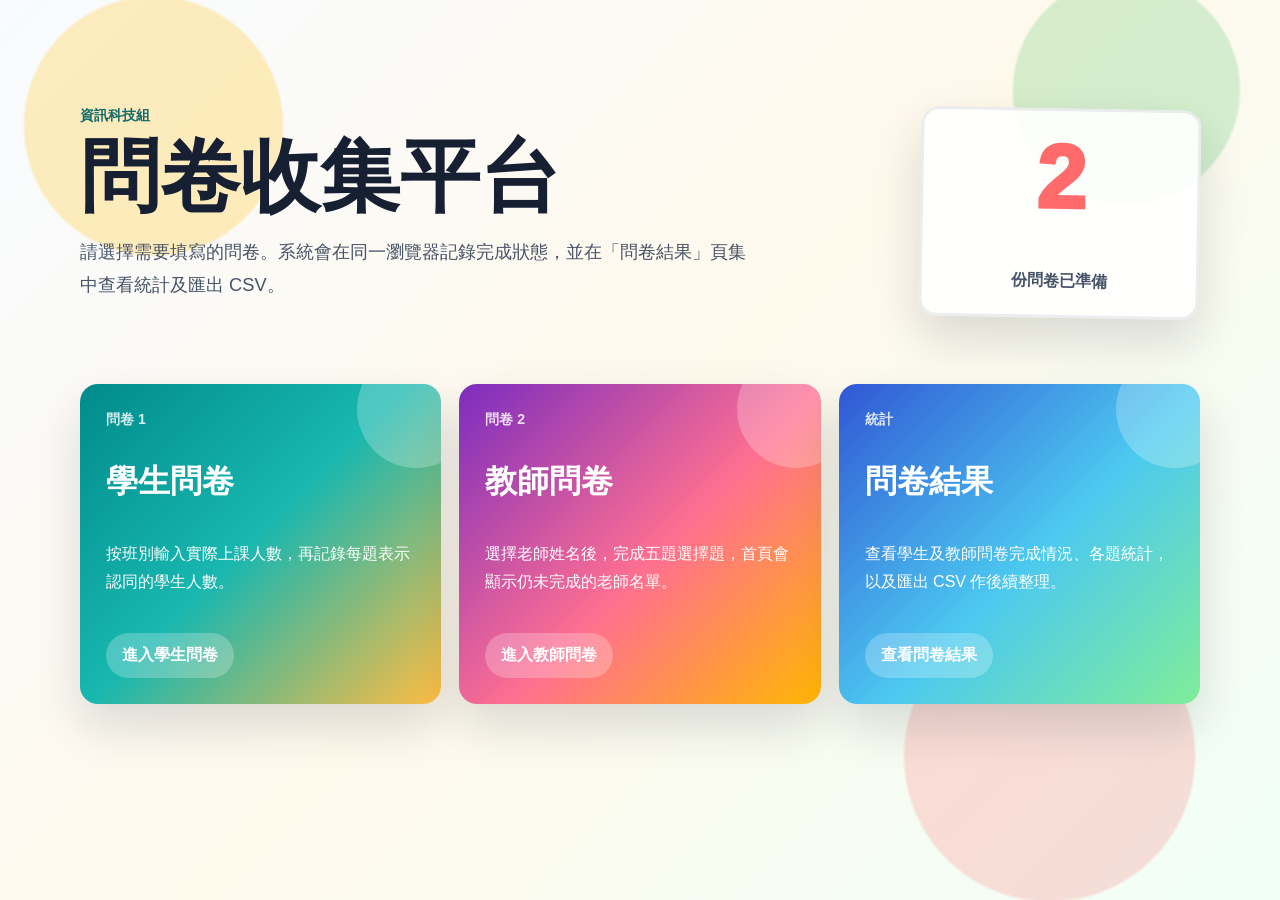
<file: index.html>
<!doctype html>
<html lang="zh-Hant">
  <head>
    <meta charset="utf-8">
    <meta name="viewport" content="width=device-width, initial-scale=1">
    <title>資訊科技組問卷</title>
    <link rel="stylesheet" href="styles.css">
  </head>
  <body class="home">
    <main class="landing">
      <section class="hero">
        <div>
          <p class="eyebrow">資訊科技組</p>
          <h1>問卷收集平台</h1>
          <p class="lead">請選擇需要填寫的問卷。系統會在同一瀏覽器記錄完成狀態，並在「問卷結果」頁集中查看統計及匯出 CSV。</p>
        </div>
        <div class="hero-panel">
          <span class="stat-number">2</span>
          <span class="stat-label">份問卷已準備</span>
        </div>
      </section>

      <section class="portal-grid" aria-label="問卷入口">
        <a class="portal-card student-card" href="student.html">
          <span class="card-kicker">問卷 1</span>
          <h2>學生問卷</h2>
          <p>按班別輸入實際上課人數，再記錄每題表示認同的學生人數。</p>
          <span class="card-action">進入學生問卷</span>
        </a>
        <a class="portal-card teacher-card" href="teacher.html">
          <span class="card-kicker">問卷 2</span>
          <h2>教師問卷</h2>
          <p>選擇老師姓名後，完成五題選擇題，首頁會顯示仍未完成的老師名單。</p>
          <span class="card-action">進入教師問卷</span>
        </a>
        <a class="portal-card result-card" href="results.html">
          <span class="card-kicker">統計</span>
          <h2>問卷結果</h2>
          <p>查看學生及教師問卷完成情況、各題統計，以及匯出 CSV 作後續整理。</p>
          <span class="card-action">查看問卷結果</span>
        </a>
      </section>
    </main>
  </body>
</html>
</file>
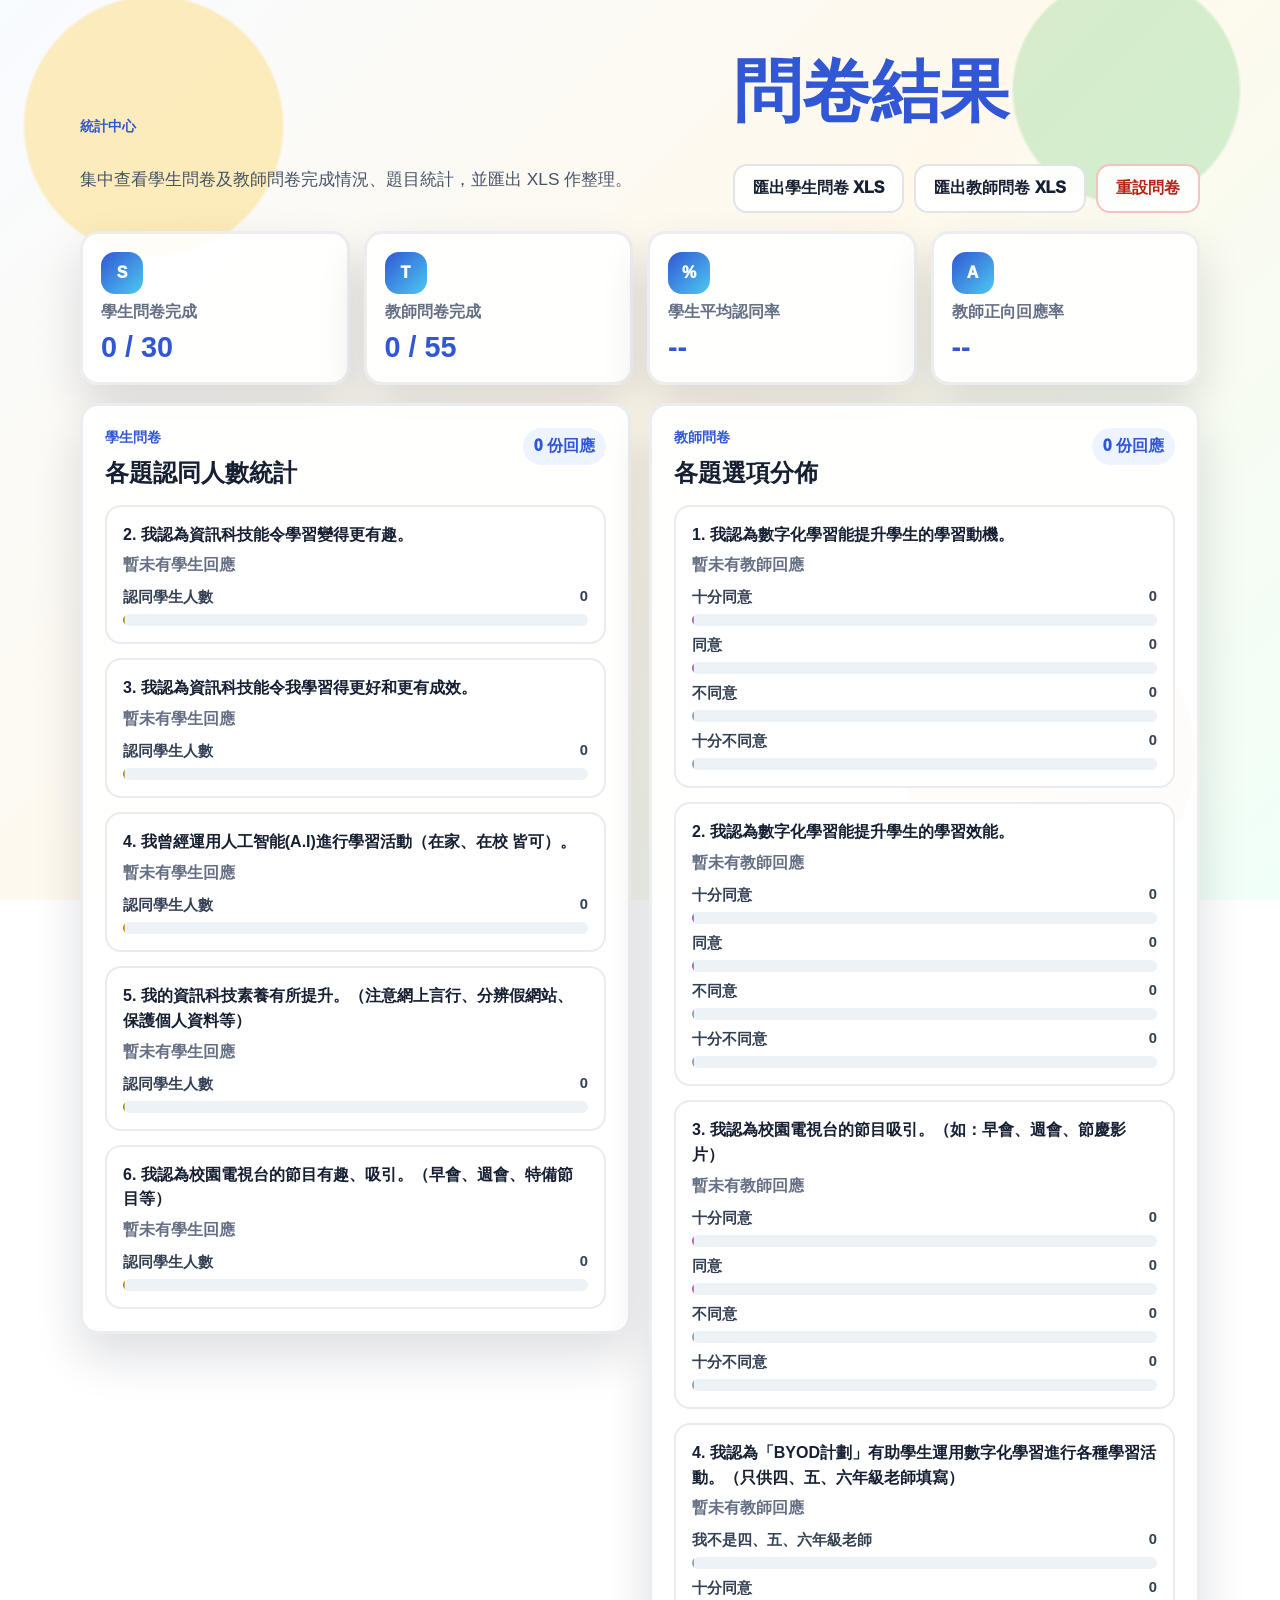
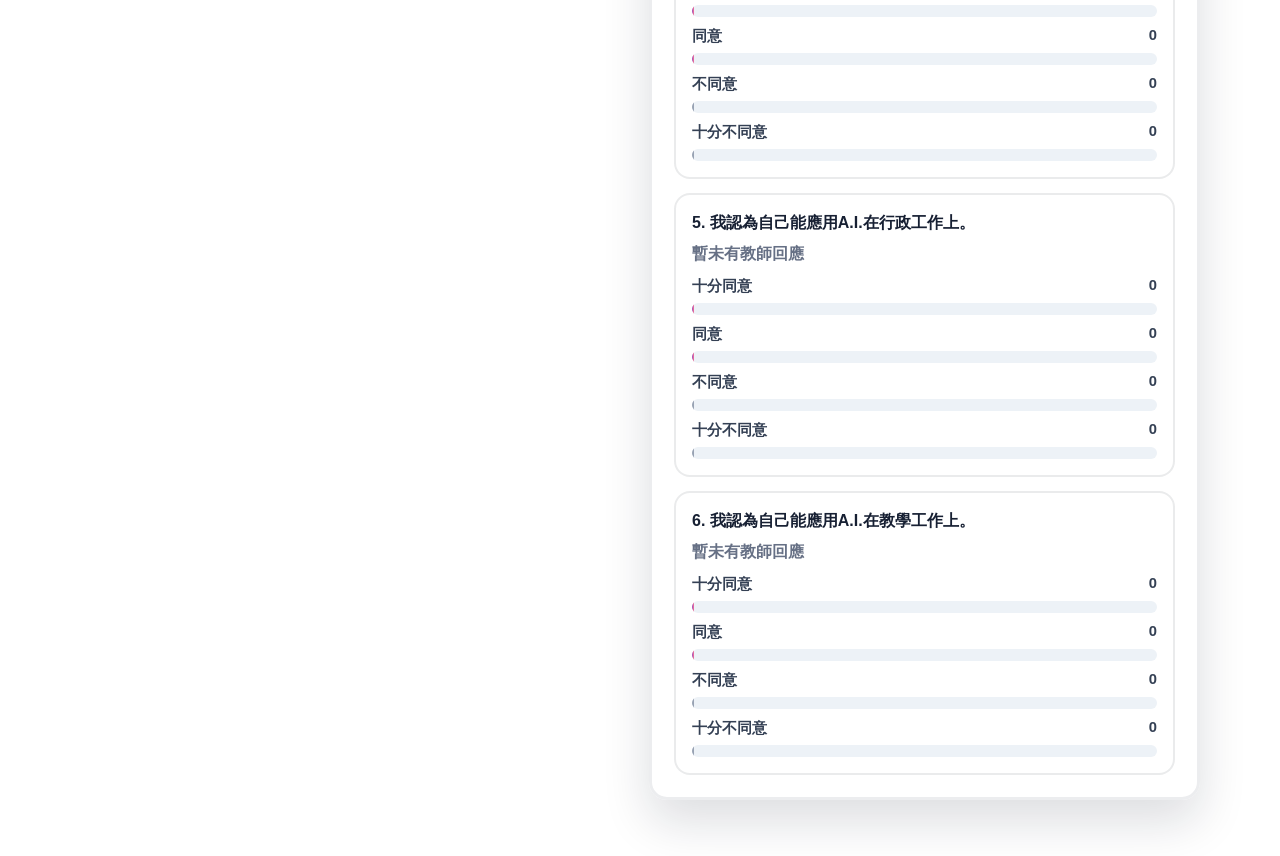
<file: results.html>
<!doctype html>
<html lang="zh-Hant">
  <head>
    <meta charset="utf-8">
    <meta name="viewport" content="width=device-width, initial-scale=1">
    <title>資訊科技組 問卷結果</title>
    <link rel="stylesheet" href="styles.css">
  </head>
  <body class="survey result-theme">
    <main class="survey-shell">
      <section class="survey-intro results-intro">
        <p class="eyebrow">統計中心</p>
        <h1>問卷結果</h1>
        <p>集中查看學生問卷及教師問卷完成情況、題目統計，並匯出 XLS 作整理。</p>
        <div class="result-actions">
          <button class="ghost-button" data-export="student">匯出學生問卷 XLS</button>
          <button class="ghost-button" data-export="teacher">匯出教師問卷 XLS</button>
          <button class="ghost-button danger-button" data-reset-all>重設問卷</button>
        </div>
      </section>

      <section class="summary-grid">
        <article class="summary-card">
          <span class="summary-icon">S</span>
          <p>學生問卷完成</p>
          <strong id="studentSummary">0 / 30</strong>
        </article>
        <article class="summary-card">
          <span class="summary-icon">T</span>
          <p>教師問卷完成</p>
          <strong id="teacherSummary">0 / 55</strong>
        </article>
        <article class="summary-card">
          <span class="summary-icon">%</span>
          <p>學生平均認同率</p>
          <strong id="studentAverage">--</strong>
        </article>
        <article class="summary-card">
          <span class="summary-icon">A</span>
          <p>教師正向回應率</p>
          <strong id="teacherPositive">--</strong>
        </article>
      </section>

      <section class="results-grid">
        <article class="result-panel">
          <div class="panel-heading">
            <div>
              <p class="eyebrow">學生問卷</p>
              <h2>各題認同人數統計</h2>
            </div>
            <span id="studentResponseCount" class="mini-badge"></span>
          </div>
          <div id="studentStats" class="stat-list"></div>
        </article>

        <article class="result-panel">
          <div class="panel-heading">
            <div>
              <p class="eyebrow">教師問卷</p>
              <h2>各題選項分佈</h2>
            </div>
            <span id="teacherResponseCount" class="mini-badge"></span>
          </div>
          <div id="teacherStats" class="stat-list"></div>
        </article>
      </section>
    </main>

    <script src="survey.js"></script>
  </body>
</html>
</file>
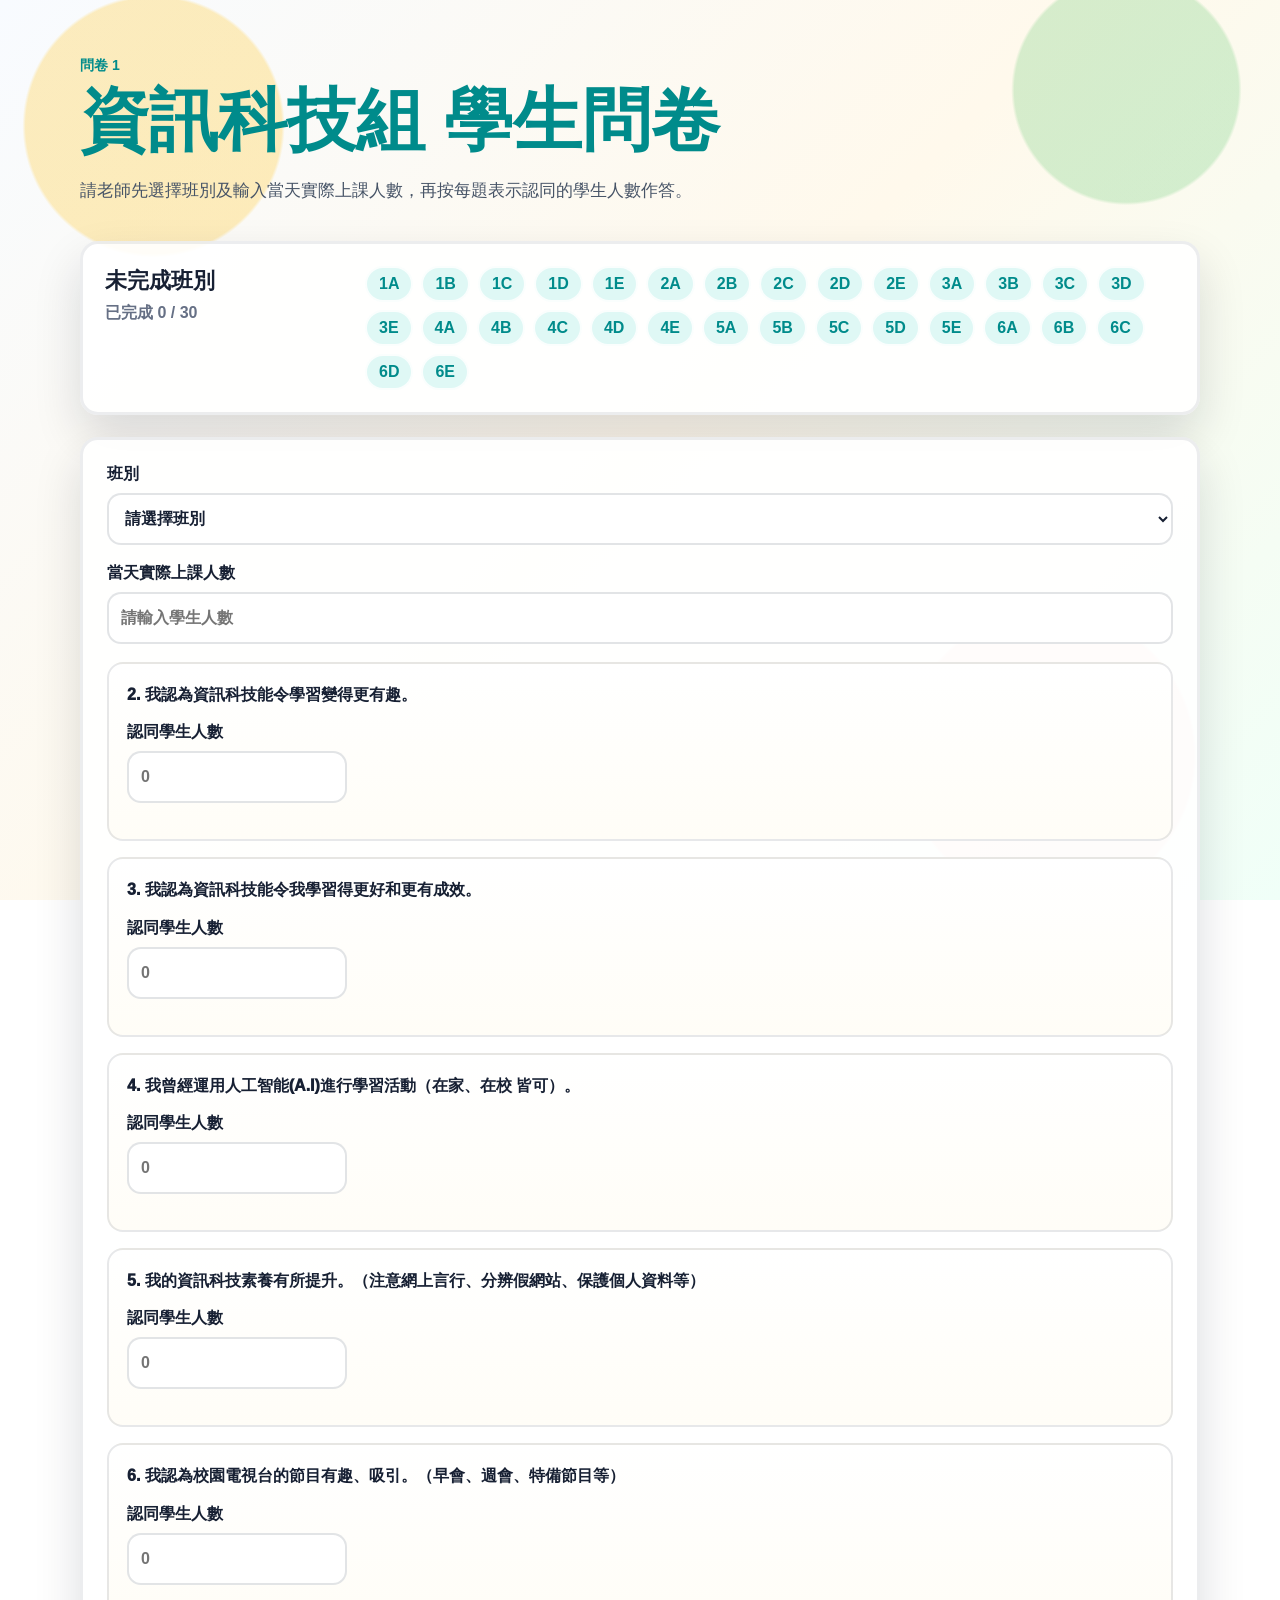
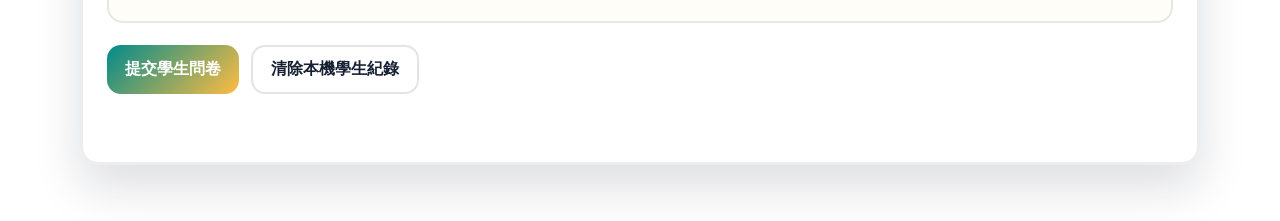
<file: student.html>
<!doctype html>
<html lang="zh-Hant">
  <head>
    <meta charset="utf-8">
    <meta name="viewport" content="width=device-width, initial-scale=1">
    <title>資訊科技組 學生問卷</title>
    <link rel="stylesheet" href="styles.css">
  </head>
  <body class="survey student-theme">
    <main class="survey-shell">
      <section class="survey-intro">
        <p class="eyebrow">問卷 1</p>
        <h1>資訊科技組 學生問卷</h1>
        <p>請老師先選擇班別及輸入當天實際上課人數，再按每題表示認同的學生人數作答。</p>
      </section>

      <section class="status-board">
        <div>
          <h2>未完成班別</h2>
          <p id="studentProgress" class="progress-text"></p>
        </div>
        <div id="studentPending" class="chip-grid"></div>
      </section>

      <form id="studentForm" class="form-panel">
        <label>
          班別
          <select id="studentClass" required></select>
        </label>

        <label>
          當天實際上課人數
          <input id="studentCount" type="number" min="1" max="45" required placeholder="請輸入學生人數">
        </label>

        <div id="studentQuestions" class="question-stack"></div>

        <div class="form-actions">
          <button type="submit">提交學生問卷</button>
          <button type="button" class="secondary-button" data-reset="student">清除本機學生紀錄</button>
        </div>
        <p id="studentMessage" class="message" role="status"></p>
      </form>
    </main>

    <script src="survey.js"></script>
  </body>
</html>
</file>
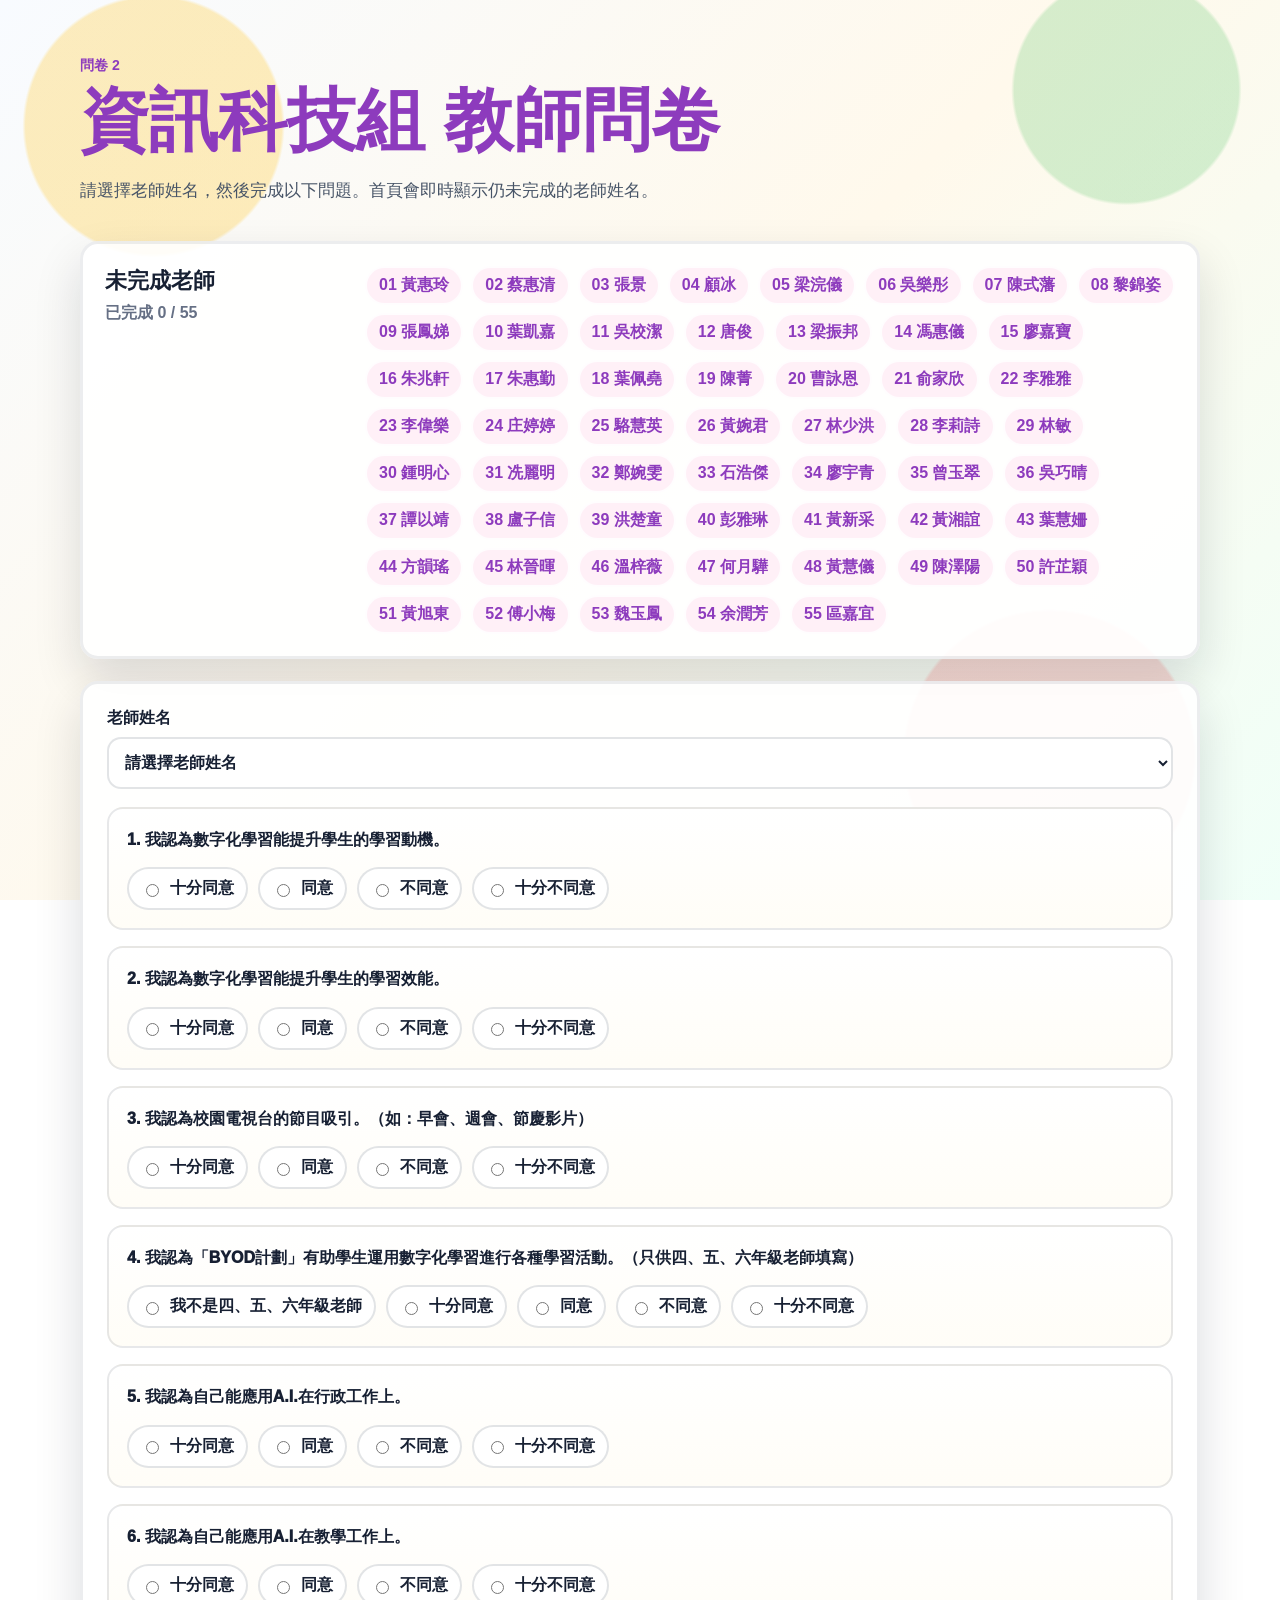
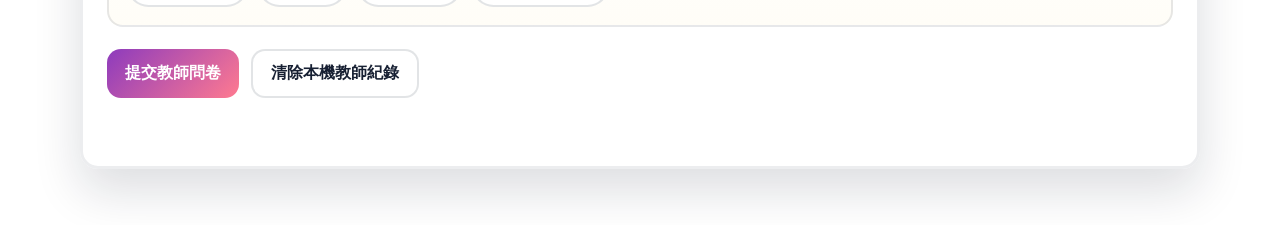
<file: teacher.html>
<!doctype html>
<html lang="zh-Hant">
  <head>
    <meta charset="utf-8">
    <meta name="viewport" content="width=device-width, initial-scale=1">
    <title>資訊科技組 教師問卷</title>
    <link rel="stylesheet" href="styles.css">
  </head>
  <body class="survey teacher-theme">
    <main class="survey-shell">
      <section class="survey-intro">
        <p class="eyebrow">問卷 2</p>
        <h1>資訊科技組 教師問卷</h1>
        <p>請選擇老師姓名，然後完成以下問題。首頁會即時顯示仍未完成的老師姓名。</p>
      </section>

      <section class="status-board">
        <div>
          <h2>未完成老師</h2>
          <p id="teacherProgress" class="progress-text"></p>
        </div>
        <div id="teacherPending" class="chip-grid"></div>
      </section>

      <form id="teacherForm" class="form-panel">
        <label>
          老師姓名
          <select id="teacherName" required></select>
        </label>

        <div id="teacherQuestions" class="question-stack"></div>

        <div class="form-actions">
          <button type="submit">提交教師問卷</button>
          <button type="button" class="secondary-button" data-reset="teacher">清除本機教師紀錄</button>
        </div>
        <p id="teacherMessage" class="message" role="status"></p>
      </form>
    </main>

    <script src="survey.js"></script>
  </body>
</html>
</file>
<file: styles.css>
:root {
  color-scheme: light;
  font-family: "Noto Sans TC", "PingFang TC", "Microsoft JhengHei", Arial, sans-serif;
  --ink: #172033;
  --muted: #667085;
  --paper: #ffffff;
  --line: rgba(23, 32, 51, 0.12);
  --shadow: 0 22px 48px rgba(16, 24, 40, 0.14);
}

* {
  box-sizing: border-box;
}

body {
  margin: 0;
  min-height: 100vh;
  color: var(--ink);
}

body::before {
  content: "";
  position: fixed;
  inset: 0;
  z-index: -1;
  background-image:
    radial-gradient(circle at 12% 14%, rgba(255, 214, 102, 0.42) 0 8rem, transparent 8.2rem),
    radial-gradient(circle at 88% 10%, rgba(107, 203, 119, 0.28) 0 7rem, transparent 7.2rem),
    radial-gradient(circle at 82% 84%, rgba(255, 107, 107, 0.22) 0 9rem, transparent 9.2rem),
    linear-gradient(135deg, #f8fbff 0%, #fff9ec 50%, #f0fff8 100%);
}

a {
  color: inherit;
  text-decoration: none;
}

button,
select,
input {
  font: inherit;
}

.landing,
.survey-shell {
  width: min(1120px, calc(100% - 32px));
  margin: 0 auto;
}

.landing {
  padding: 42px 0 56px;
}

.hero {
  min-height: 38vh;
  display: grid;
  grid-template-columns: minmax(0, 1fr) 280px;
  gap: 28px;
  align-items: center;
}

.eyebrow,
.card-kicker {
  margin: 0 0 10px;
  color: var(--accent, #126a6b);
  font-size: 0.88rem;
  font-weight: 900;
  letter-spacing: 0;
}

h1,
h2,
h3,
p {
  margin-top: 0;
}

h1 {
  margin-bottom: 18px;
  font-size: clamp(2.5rem, 7vw, 5rem);
  line-height: 1.04;
  letter-spacing: 0;
}

.lead {
  max-width: 680px;
  color: #475467;
  font-size: 1.14rem;
  line-height: 1.8;
}

.hero-panel,
.summary-card,
.result-panel,
.status-board,
.form-panel {
  border: 3px solid rgba(23, 32, 51, 0.08);
  border-radius: 18px;
  background: rgba(255, 255, 255, 0.9);
  box-shadow: var(--shadow);
}

.hero-panel {
  min-height: 210px;
  display: grid;
  place-items: center;
  text-align: center;
  transform: rotate(1deg);
}

.stat-number {
  display: block;
  color: #ff6b6b;
  font-size: 5.6rem;
  font-weight: 950;
  line-height: 1;
}

.stat-label {
  color: #475467;
  font-weight: 900;
}

.portal-grid {
  display: grid;
  grid-template-columns: repeat(3, minmax(0, 1fr));
  gap: 18px;
}

.portal-card {
  min-height: 320px;
  padding: 26px;
  border-radius: 18px;
  color: #fff;
  box-shadow: var(--shadow);
  display: flex;
  flex-direction: column;
  justify-content: space-between;
  position: relative;
  overflow: hidden;
}

.portal-card::after {
  content: "";
  position: absolute;
  right: -34px;
  top: -34px;
  width: 118px;
  aspect-ratio: 1;
  border-radius: 999px;
  background: rgba(255, 255, 255, 0.24);
}

.portal-card h2 {
  margin-bottom: 14px;
  font-size: 2rem;
}

.portal-card p {
  max-width: 480px;
  line-height: 1.75;
}

.portal-card .card-kicker {
  color: rgba(255, 255, 255, 0.84);
}

.student-card {
  background: linear-gradient(135deg, #008b8b, #18b7b0 48%, #ffbc42);
}

.teacher-card {
  background: linear-gradient(135deg, #7b2cbf, #ff6f91 54%, #ffb703);
}

.result-card {
  background: linear-gradient(135deg, #3157d5, #4cc9f0 54%, #80ed99);
}

.card-action {
  width: fit-content;
  padding: 12px 16px;
  border-radius: 999px;
  background: rgba(255, 255, 255, 0.24);
  font-weight: 900;
}

.survey-shell {
  padding: 34px 0 56px;
}

.student-theme {
  --accent: #008b8b;
  --accent-2: #ffbc42;
  --soft: #dff8f5;
}

.teacher-theme {
  --accent: #8d3bbd;
  --accent-2: #ff7a90;
  --soft: #fff0f7;
}

.result-theme {
  --accent: #3157d5;
  --accent-2: #4cc9f0;
  --soft: #eef4ff;
}

.survey-intro {
  padding: 22px 0 18px;
}

.survey-intro h1 {
  color: var(--accent);
  font-size: clamp(2.1rem, 6vw, 4.3rem);
}

.survey-intro p:not(.eyebrow) {
  max-width: 780px;
  color: #475467;
  font-size: 1.08rem;
  line-height: 1.8;
}

.results-intro {
  display: grid;
  grid-template-columns: minmax(0, 1fr) auto;
  gap: 18px;
  align-items: end;
}

.result-actions {
  display: flex;
  flex-wrap: wrap;
  justify-content: end;
  gap: 10px;
}

.status-board {
  padding: 22px;
  margin-bottom: 22px;
  display: grid;
  grid-template-columns: 240px minmax(0, 1fr);
  gap: 20px;
}

.status-board h2 {
  margin-bottom: 8px;
  font-size: 1.35rem;
}

.progress-text {
  margin: 0;
  color: var(--muted);
  font-weight: 800;
}

.chip-grid {
  display: flex;
  flex-wrap: wrap;
  gap: 8px;
  align-content: start;
}

.chip {
  min-height: 34px;
  padding: 7px 12px;
  border: 2px solid rgba(255, 255, 255, 0.85);
  border-radius: 999px;
  background: var(--soft);
  color: var(--accent);
  font-weight: 900;
}

.chip.done {
  background: #dcfae6;
  color: #027a48;
}

.form-panel {
  padding: 24px;
}

label {
  display: grid;
  gap: 8px;
  margin-bottom: 18px;
  font-weight: 900;
}

select,
input[type="number"] {
  min-height: 52px;
  width: 100%;
  border: 2px solid var(--line);
  border-radius: 14px;
  background: #fff;
  color: var(--ink);
  padding: 10px 12px;
}

.question-stack {
  display: grid;
  gap: 16px;
}

.question {
  padding: 18px;
  border: 2px solid rgba(23, 32, 51, 0.1);
  border-radius: 16px;
  background: linear-gradient(180deg, #fff 0%, #fffdf7 100%);
}

.question-title {
  margin-bottom: 14px;
  font-weight: 950;
  line-height: 1.65;
}

.choice-row {
  display: flex;
  flex-wrap: wrap;
  gap: 10px;
}

.choice-row label {
  margin: 0;
  display: flex;
  align-items: center;
  gap: 8px;
  min-height: 42px;
  padding: 9px 12px;
  border: 2px solid var(--line);
  border-radius: 999px;
  background: #fff;
  cursor: pointer;
}

.student-answer {
  max-width: 220px;
}

.form-actions {
  margin-top: 22px;
  display: flex;
  flex-wrap: wrap;
  gap: 12px;
}

button[type="submit"],
.secondary-button,
.ghost-button {
  min-height: 48px;
  border-radius: 14px;
  padding: 12px 18px;
  cursor: pointer;
  font-weight: 950;
}

button[type="submit"] {
  border: 0;
  background: linear-gradient(135deg, var(--accent), var(--accent-2));
  color: #fff;
}

.secondary-button,
.ghost-button {
  border: 2px solid var(--line);
  background: rgba(255, 255, 255, 0.92);
  color: var(--ink);
}

.danger-button {
  border-color: rgba(217, 45, 32, 0.28);
  color: #b42318;
}

.message {
  min-height: 28px;
  margin: 16px 0 0;
  color: var(--accent);
  font-weight: 950;
}

.summary-grid {
  display: grid;
  grid-template-columns: repeat(4, minmax(0, 1fr));
  gap: 14px;
  margin-bottom: 18px;
}

.summary-card {
  padding: 18px;
  display: grid;
  gap: 8px;
}

.summary-card p {
  margin: 0;
  color: var(--muted);
  font-weight: 900;
}

.summary-card strong {
  color: var(--accent);
  font-size: 1.8rem;
}

.summary-icon {
  width: 42px;
  aspect-ratio: 1;
  border-radius: 14px;
  display: grid;
  place-items: center;
  background: linear-gradient(135deg, var(--accent), var(--accent-2));
  color: #fff;
  font-weight: 950;
}

.results-grid {
  display: grid;
  grid-template-columns: repeat(2, minmax(0, 1fr));
  gap: 18px;
  align-items: start;
}

.result-panel {
  padding: 22px;
}

.panel-heading {
  display: flex;
  justify-content: space-between;
  gap: 14px;
  align-items: start;
  margin-bottom: 16px;
}

.panel-heading h2 {
  margin-bottom: 0;
}

.mini-badge {
  flex: 0 0 auto;
  padding: 8px 11px;
  border-radius: 999px;
  background: var(--soft);
  color: var(--accent);
  font-weight: 950;
}

.stat-list {
  display: grid;
  gap: 14px;
}

.stat-block {
  padding: 16px;
  border: 2px solid rgba(23, 32, 51, 0.09);
  border-radius: 16px;
  background: #fff;
}

.stat-block h3 {
  margin-bottom: 8px;
  font-size: 1rem;
  line-height: 1.55;
}

.stat-block p {
  margin-bottom: 12px;
  color: var(--muted);
  font-weight: 800;
}

.bar-row {
  display: grid;
  gap: 7px;
  margin-top: 10px;
}

.bar-meta {
  display: flex;
  justify-content: space-between;
  gap: 10px;
  color: #344054;
  font-size: 0.92rem;
  font-weight: 850;
}

.bar-track {
  height: 12px;
  border-radius: 999px;
  background: #edf2f7;
  overflow: hidden;
}

.bar-fill {
  display: block;
  height: 100%;
  min-width: 2px;
  border-radius: inherit;
  background: #98a2b3;
}

.student-fill {
  background: linear-gradient(90deg, #008b8b, #ffbc42);
}

.teacher-fill {
  background: linear-gradient(90deg, #8d3bbd, #ff7a90);
}

@media (max-width: 900px) {
  .hero,
  .portal-grid,
  .status-board,
  .results-intro,
  .summary-grid,
  .results-grid {
    grid-template-columns: 1fr;
  }

  .hero {
    min-height: auto;
    padding: 24px 0;
  }

  .hero-panel {
    min-height: 140px;
    transform: none;
  }

  .portal-card {
    min-height: 240px;
  }

  .result-actions {
    justify-content: start;
  }
}
</file>
